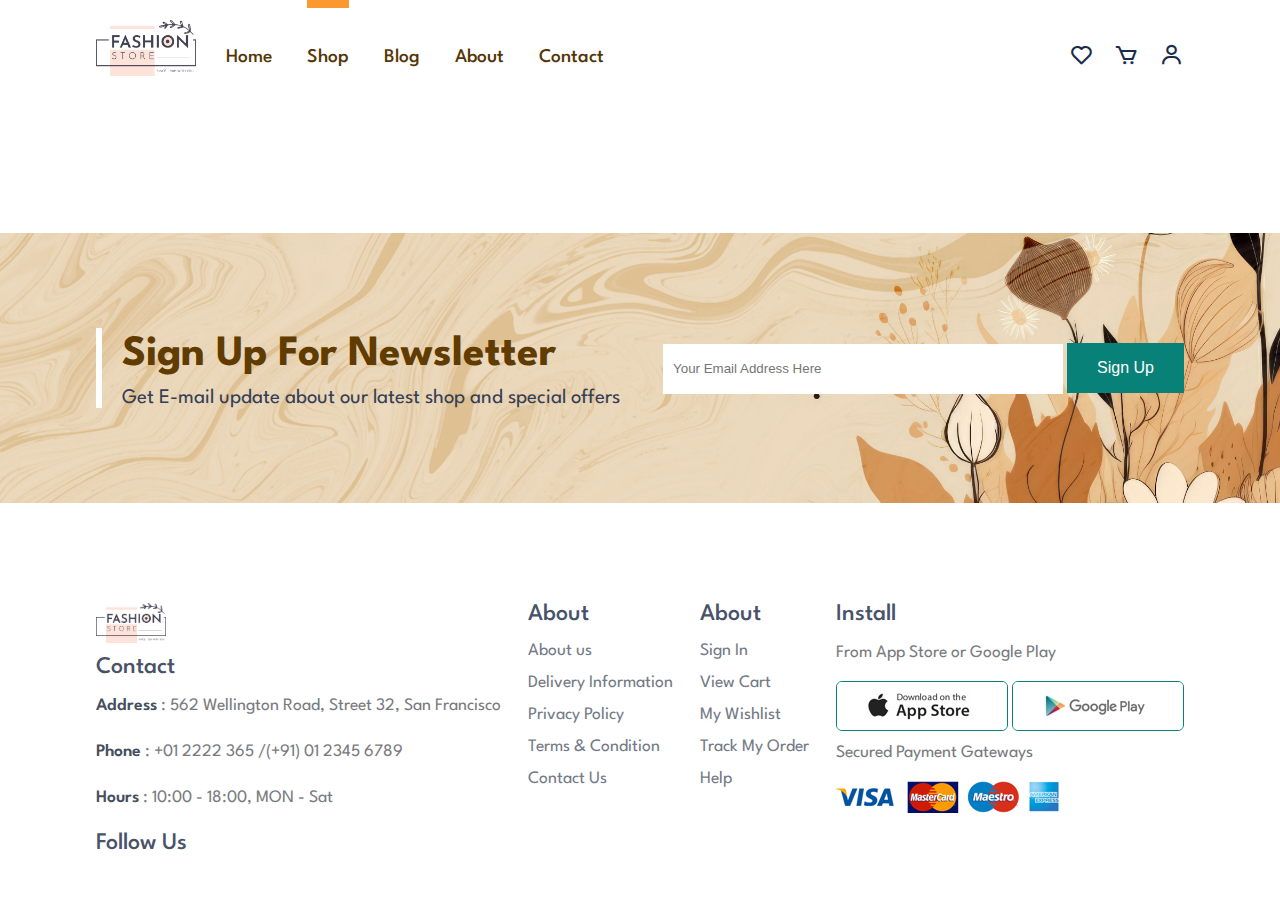
<file: cart.html>
<!DOCTYPE html>
<html lang="en">
  <head>
    <meta charset="UTF-8" />
    <meta name="viewport" content="width=device-width, initial-scale=1.0" />
    <link rel="stylesheet" href="style.css" />
    <link rel="stylesheet" href="shop.css" />
    <link rel="stylesheet" href="https://use.fontawesome.com/releases/v5.15.4/css/all.css" integrity="sha384-DyZ88mC6Up2uqS4h/KRgHuoeGwBcD4Ng9SiP4dIRy0EXTlnuz47vAwmeGwVChigm" crossorigin="anonymous"/>
    <link rel="stylesheet" href="https://cdn.jsdelivr.net/npm/boxicons@latest/css/boxicons.min.css">
    <title>Document</title>
  </head>
  <body>

  
    <div class="home-wrapper">
        <nav class="max">
            <div class="nav-col-1">
                <div class="logo">
                <img class="logo-img" src="./images/logo.png" alt="">
            </div>
            <div class="nav-list">
                <ul>
                    <li><a  href="index.html">Home</a></li>
                    <li><a class="active" href="shop.html">Shop</a></li>
                    <li><a href="index.html">Blog</a></li>
                    <li><a href="index.html">About</a></li>
                    <li><a href="index.html">Contact</a></li>
                </ul>
            </div>
            </div>
            <div class="nav-col-2">
                <a href="#" class="heart-btn"><i class='bx bx-heart'></i></a>
                <a href="#" ><i class='bx bx-cart' ></i></a>
                <a href="#"><i class='bx bx-user' ></i></a>
            </div>
        </nav>
      </div>
   
  


      <ul class="user-table">
      
      </ul>


    <section id="section-newsletter">
      <div class="newsletter-contaier max">
        <div class="row-two">
          <div class="row-two-text">
            <h2>Sign Up For Newsletter</h2>
            <p>Get E-mail update about our latest shop and <span>special offers</span></p>
          </div>
          <div class="row-two-form">
            <input type="text" placeholder="Your Email Address Here">
            <button>Sign Up</button>
          </div>
        </div>
      </div>
    </section>


    <footer>
      <div class="footer-container max">
        <div class="col">
          <img class="logo" src="./images/logo.png" alt="">
          <h4>Contact</h4>
          <p><span>Address</span> : 562 Wellington Road, Street 32, San Francisco</p>
          <p><span>Phone</span> : +01 2222 365 /(+91) 01 2345 6789</p>
          <p><span>Hours</span> : 10:00 - 18:00, MON - Sat</p>
          <div class="follow">
            <h4>Follow Us</h4>
              <div class="icon">
                <i class="fab fa-facebook-f"></i>
                <i class="fab fa-twitter"></i>
                <i class="fab fa-instagram"></i>
                <i class="fab fa-pinterest-p"></i>
                <i class="fab fa-youtube"></i>
              </div>
          </div>

        </div>


        <div class="col">
          <h4>About</h4>
          <a href="#">About us</a>
          <a href="#">Delivery Information</a>
          <a href="#">Privacy Policy</a>
          <a href="#">Terms & Condition</a>
          <a href="#">Contact Us</a>
        </div>
  

      <div class="col">
        <h4>About</h4>
        <a href="#">Sign In</a>
        <a href="#">View Cart</a>
        <a href="#">My Wishlist</a>
        <a href="#">Track My Order</a>
        <a href="#">Help</a>
      </div>

      <div class="col install">
        <h4>Install</h4>
        <p>From App Store or Google Play</p>
        <div class="col-row">
          <img src="./images/pay/app.jpg" alt="">
          <img src="./images/pay/play.jpg" alt="">
        </div>
        <p>Secured Payment Gateways</p>
        <img src="images/pay/pay.png" alt="">
      </div>


    </div>

  </div>
    </footer>

  
    <!-- <script src="link.js"></script> -->
    <script src="cart.js"></script>
  </body>
</html>
</file>
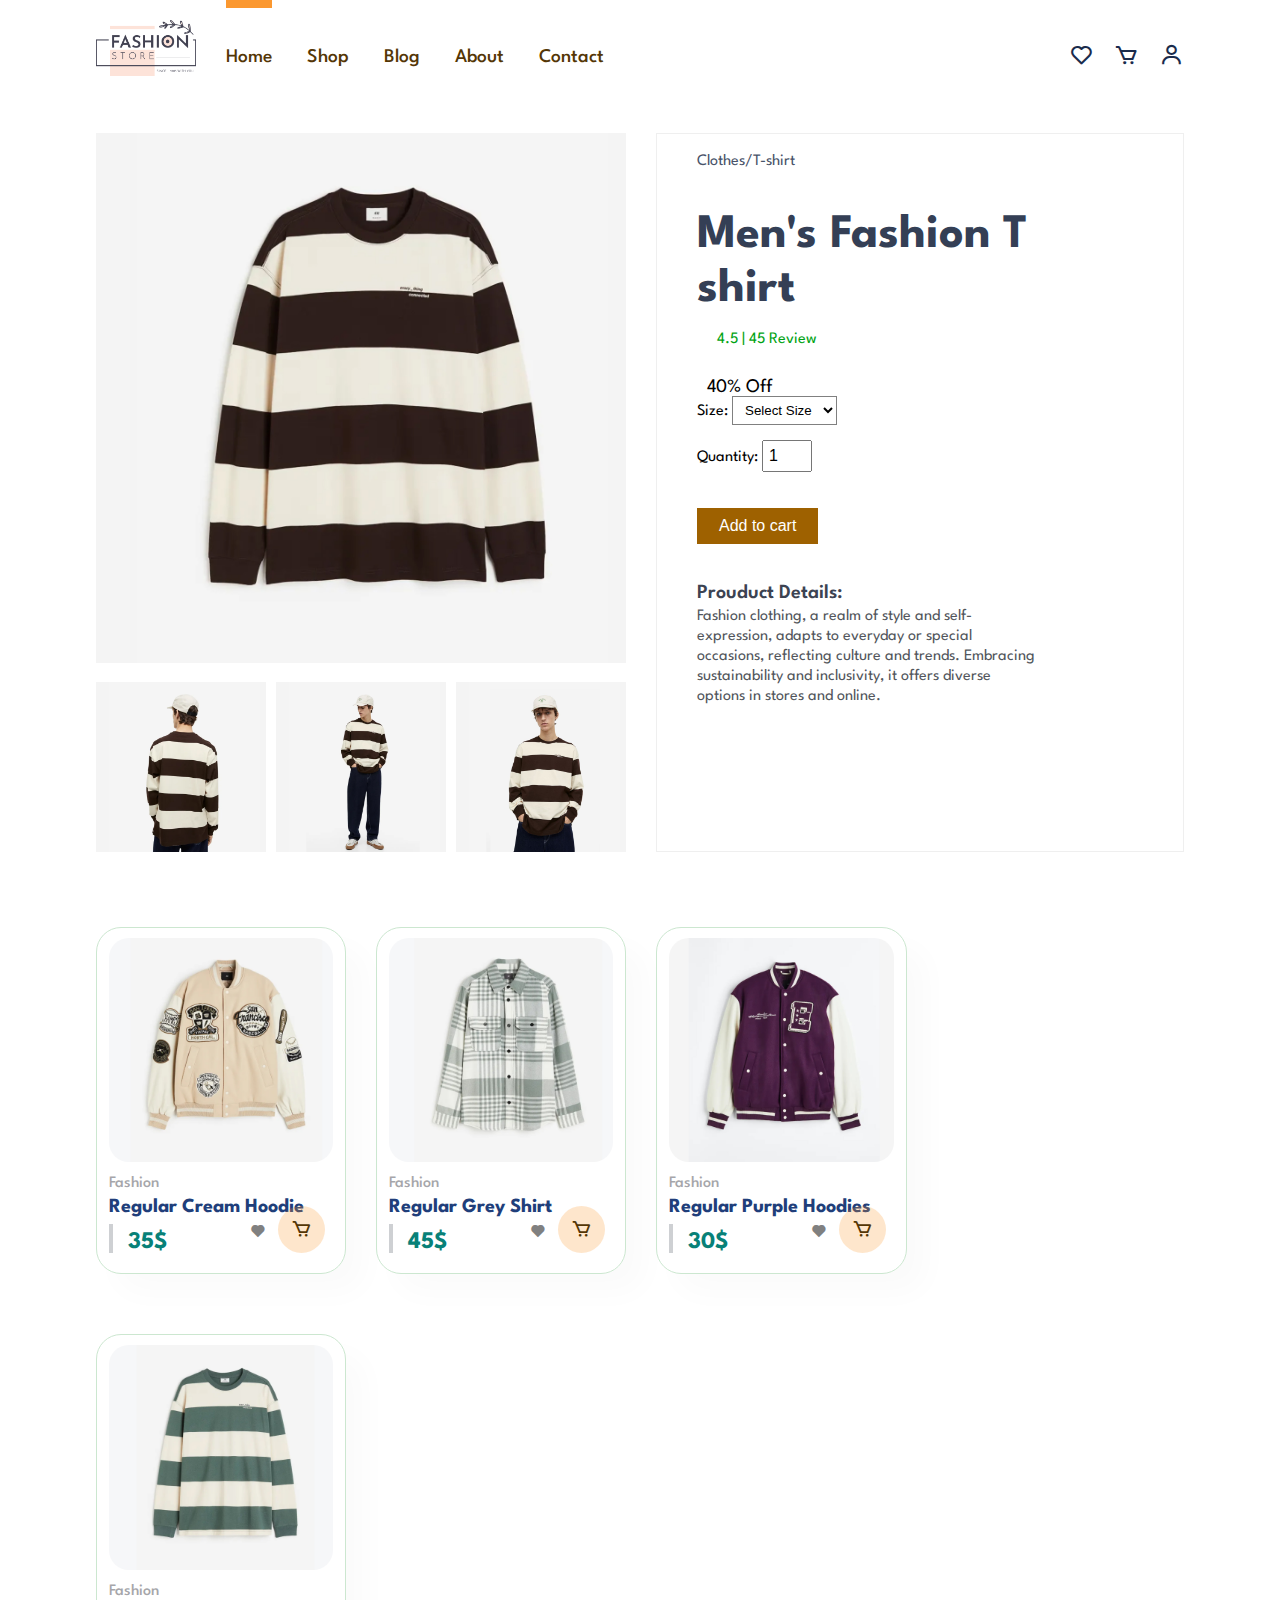
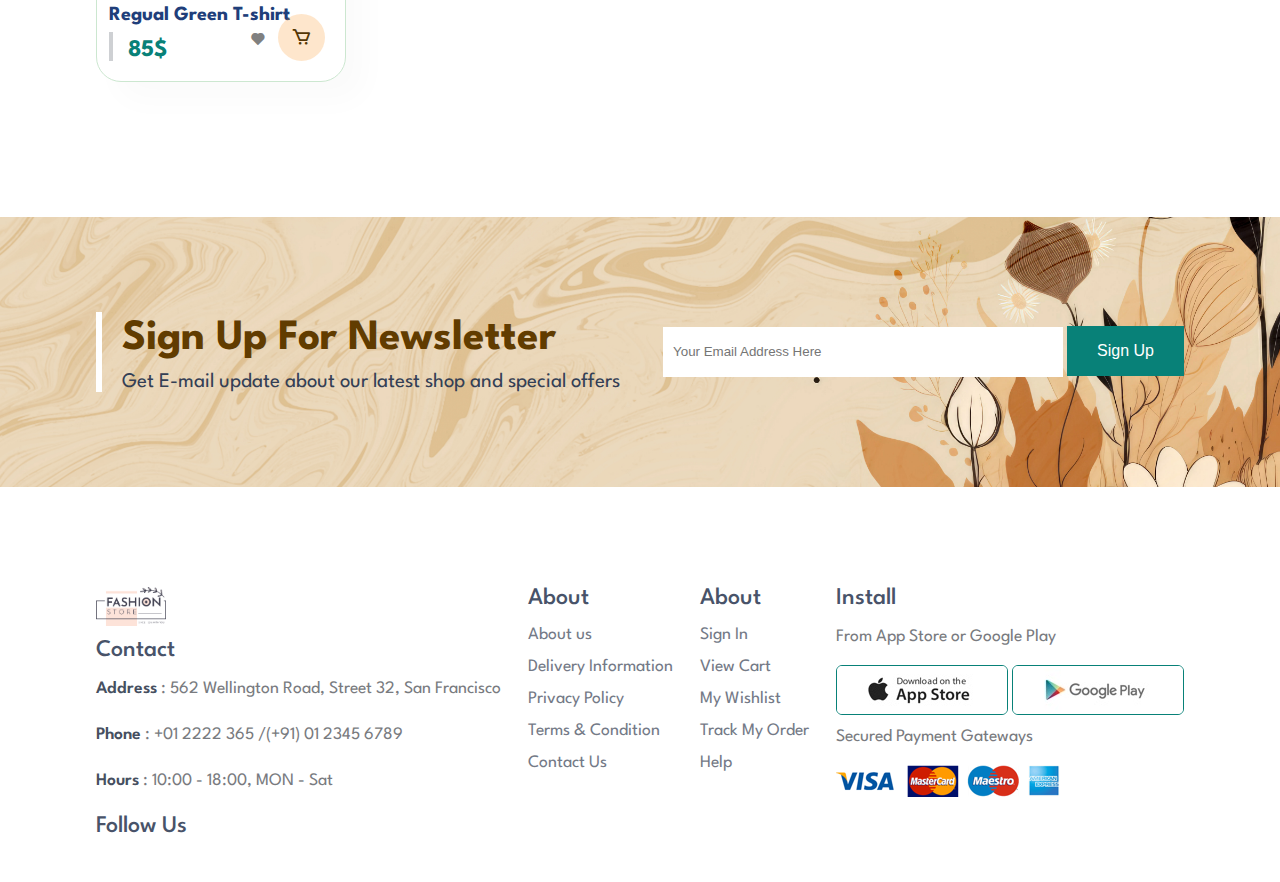
<file: product.html>
<!DOCTYPE html>
<html lang="en">
  <head>
    <meta charset="UTF-8" />
    <meta name="viewport" content="width=device-width, initial-scale=1.0" />
    <link rel="stylesheet" href="style.css" />
    <link rel="stylesheet" href="https://use.fontawesome.com/releases/v5.15.4/css/all.css" integrity="sha384-DyZ88mC6Up2uqS4h/KRgHuoeGwBcD4Ng9SiP4dIRy0EXTlnuz47vAwmeGwVChigm" crossorigin="anonymous"/>
    <link rel="stylesheet"
  href="https://cdn.jsdelivr.net/npm/boxicons@latest/css/boxicons.min.css">
    <title>Document</title>
  </head>
  <body>
    <div class="home-wrapper">
        <nav class="max">
            <div class="nav-col-1">
                <div class="logo">
                <img class="logo-img" src="./images/logo.png" alt="">
            </div>
            <div class="nav-list">
                <ul>
                    <li><a class="active" href="index.html">Home</a></li>
                    <li><a href="index.html">Shop</a></li>
                    <li><a href="index.html">Blog</a></li>
                    <li><a href="index.html">About</a></li>
                    <li><a href="index.html">Contact</a></li>
                </ul>
            </div>
            </div>
            <div class="nav-col-2">
                <a href="#"><i class='bx bx-heart'></i></a>
                <a href="#"><i class='bx bx-cart' ></i></a>
                <a href="#"><i class='bx bx-user' ></i></a>
            </div>
        </nav>
      </div>


    
      <div class="single-product max">

        <div class="single-product-left">
            <img class="main-one" src="./images/new Product/A-one.jpg" alt="">
            <div class="small-img">
                <img class="img-two" src="./images/new Product/A-two.jpg" alt="">
                <img class="img-three" src="./images/new Product/A-three.jpg" alt="">
                <img class="img-four" src="./images/new Product/A-four.jpg" alt="">
            </div>

        </div>
        <div class="single-product-right">
          <p class="p-one">Clothes/T-shirt</p>
          <h2 class="cloth-name">Men's Fashion T shirt</h2>
          <div class="star">
            <div class="star-container"><i class="fas fa-star"></i>
              <i class="fas fa-star"></i>
              <i class="fas fa-star"></i>
              <i class="fas fa-star"></i>
              <i class="fas fa-star"></i></div>
              <span>4.5 | 45 Review</span>
          </div>

          <h3 class="cloth-price"></h3>
          <span class="off">40% Off</span>
         <div>
          <label >Size:</label>
          <select name="" id="">
            <option value="">Select Size</option>
            <option value="S">S</option>
            <option value="M">M</option>
            <option value="XL">XL</option>
          </select>
         </div>
        <div class="inline">
          <label >Quantity:</label>
          <input class="quantity" type="number" value="1">
        </div>
        
          <button class="btn-add" >Add to cart</button>
          <h4 class="product-heading">Prouduct Details:</h4>
          <p class="product-details">Fashion clothing, a realm of style and self-expression, adapts to everyday or special occasions, reflecting culture and trends. Embracing sustainability and inclusivity, it offers diverse options in stores and online.</p>
        </div>
        

      </div>
   


      <section id="section-product">
        <div class="feature-container max">
          <div class="product-container product-container-two product-container-three">
          
          </div>
        </div>
    </section>


    <section id="section-newsletter">
      <div class="newsletter-contaier max">
        <div class="row-two">
          <div class="row-two-text">
            <h2>Sign Up For Newsletter</h2>
            <p>Get E-mail update about our latest shop and <span>special offers</span></p>
          </div>
          <div class="row-two-form">
            <input type="text" placeholder="Your Email Address Here">
            <button>Sign Up</button>
          </div>
        </div>
      </div>
    </section>


    <footer>
      <div class="footer-container max">
        <div class="col">
          <img class="logo" src="./images/logo.png" alt="">
          <h4>Contact</h4>
          <p><span>Address</span> : 562 Wellington Road, Street 32, San Francisco</p>
          <p><span>Phone</span> : +01 2222 365 /(+91) 01 2345 6789</p>
          <p><span>Hours</span> : 10:00 - 18:00, MON - Sat</p>
          <div class="follow">
            <h4>Follow Us</h4>
              <div class="icon">
                <i class="fab fa-facebook-f"></i>
                <i class="fab fa-twitter"></i>
                <i class="fab fa-instagram"></i>
                <i class="fab fa-pinterest-p"></i>
                <i class="fab fa-youtube"></i>
              </div>
          </div>

        </div>


        <div class="col">
          <h4>About</h4>
          <a href="#">About us</a>
          <a href="#">Delivery Information</a>
          <a href="#">Privacy Policy</a>
          <a href="#">Terms & Condition</a>
          <a href="#">Contact Us</a>
        </div>
  

      <div class="col">
        <h4>About</h4>
        <a href="#">Sign In</a>
        <a href="#">View Cart</a>
        <a href="#">My Wishlist</a>
        <a href="#">Track My Order</a>
        <a href="#">Help</a>
      </div>

      <div class="col install">
        <h4>Install</h4>
        <p>From App Store or Google Play</p>
        <div class="col-row">
          <img src="./images/pay/app.jpg" alt="">
          <img src="./images/pay/play.jpg" alt="">
        </div>
        <p>Secured Payment Gateways</p>
        <img src="images/pay/pay.png" alt="">
      </div>


    </div>

  </div>
    </footer>

    
    <script>

let arr = [
{ productname: "Regular Cream Hoodie", price: "35$",src : "images/new Product/E-one.jpg" },
{ productname: "Regular Grey Shirt", price: "45$",src : "images/new Product/K-one.jpg" },
{ productname: "Regular Purple Hoodies", price: "30$",src : "images/new Product/B-one.jpg" },
  { productname: "Regual Green T-shirt", price: "85$",src : "images/new Product/D-one.jpg" },
];

function createProduct() {
  arr.forEach((productObj , index) => {
    let productContainer = document.querySelector(".product-container");

    let product = document.createElement("div");
    product.classList.add("product");

    let str = "";

    str += ` <img src="${productObj.src}" alt="">
<div class="product-desc">
   <span>Fashion</span>
   <h3>${productObj.productname}</h3>
   <div class="star">
     <i class="fas fa-star"></i>
     <i class="fas fa-star"></i>
     <i class="fas fa-star"></i>
     <i class="fas fa-star"></i>
     <i class="fas fa-star"></i>
   </div>
   <h4>${productObj.price}</h4>
   <div class="btn-button">
     <a href="#" class="heart"><i class='bx bxs-heart'></i></a>
     <a class="#" href="#" class="cart"><i class='cart bx bx-cart'></i></a>
     </div>
</div>`;
    product.innerHTML = str;
    
    product.addEventListener("click",()=>{
        redirectToProductPage(index);
    })


    productContainer.appendChild(product);
  });
}

function redirectToProductPage(index) {
    const selectedProduct = arr[index];
    const productUrl = `product.html?productname=${selectedProduct.productname}&price=${selectedProduct.price}&imgSrc=${selectedProduct.src}`;
    window.location.href = productUrl;
  }
createProduct() 
      function setProduct(){
      const params = new URLSearchParams(window.location.search);
      const productName = params.get("productname");
      const price = params.get("price");
      const imgsrc = params.get("imgSrc");
      const srcVar = imgsrc.charAt(19)
      document.querySelector(".cloth-name").innerHTML = productName
      document.querySelector(".cloth-price").innerText = price
      function setImagage(srcVar){
        document.querySelector(".main-one").src = `./images/new Product/${srcVar}-one.jpg`
        document.querySelector(".img-two").src = `./images/new%20Product/${srcVar}-two.jpg`
        document.querySelector(".img-three").src = `./images/new%20Product/${srcVar}-three.jpg`
        document.querySelector(".img-four").src =  `./images/new%20Product/${srcVar}-four.jpg`
      }
      setImagage(srcVar)
      const imgElements = document.querySelectorAll('.small-img img');
       Array.from(imgElements).forEach(img=>{
        img.addEventListener("click",()=>{
          let mainImg = document.querySelector(".main-one") 
        mainImg.src = img.src
        })
       })
      }
     
      setProduct()
  
    </script>

  </body>
</html>
</file>
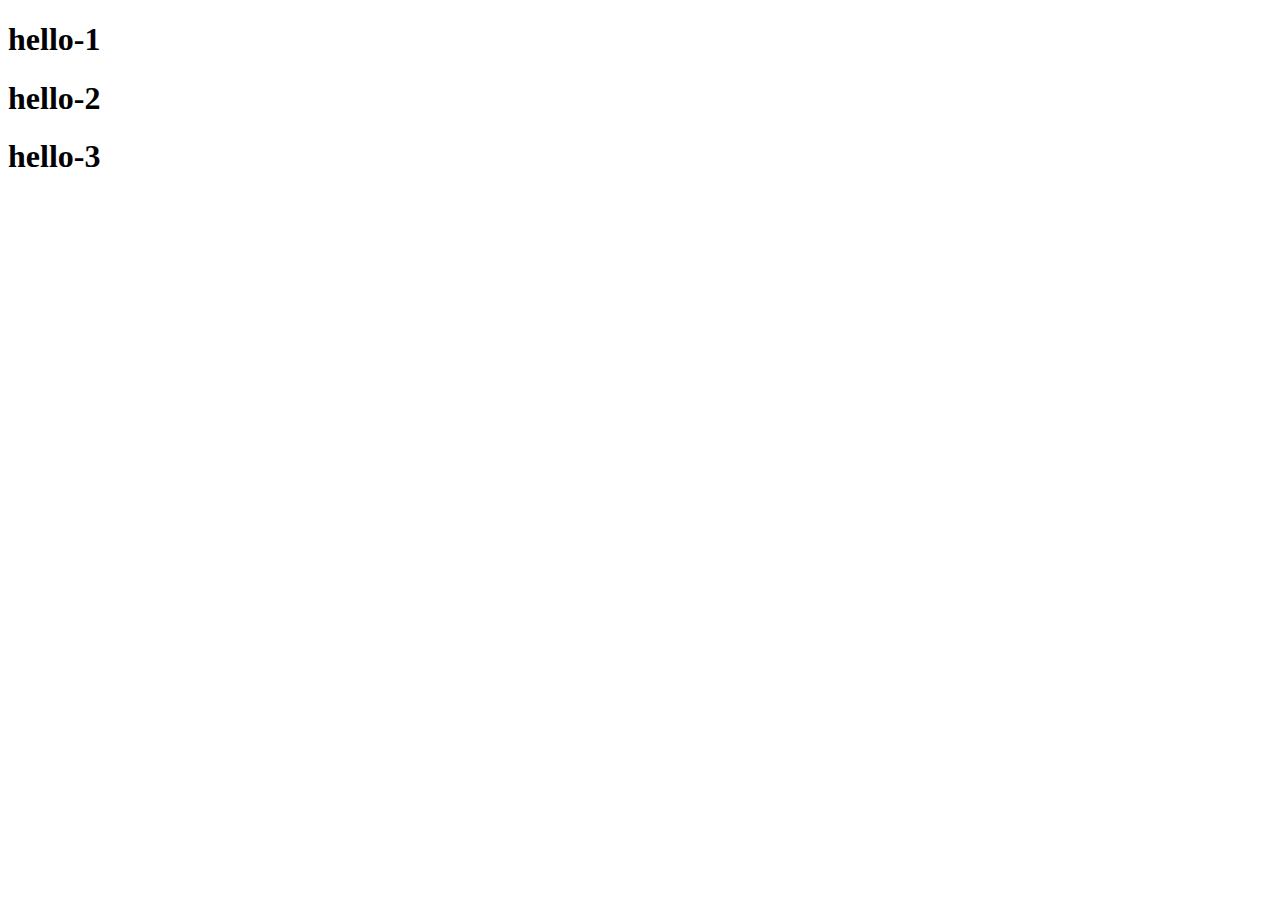
<file: random.html>
<!DOCTYPE html>
<html lang="en">
<head>
    <meta charset="UTF-8">
    <meta name="viewport" content="width=device-width, initial-scale=1.0">
    <title>Document</title>
</head>
<body>
    <div class="container">
        <div class="child"><h1>hello-1</h1></div>
        <div class="child"><h1>hello-2</h1></div>
        <div class="child"><h1>hello-3</h1></div>
    </div>

    <script>

        let container = document.querySelectorAll(".child")

        container.forEach(e=>{
            console.log(e.querySelector("h1").textContent[0])
        })

    </script>
</body>
</html>
</file>
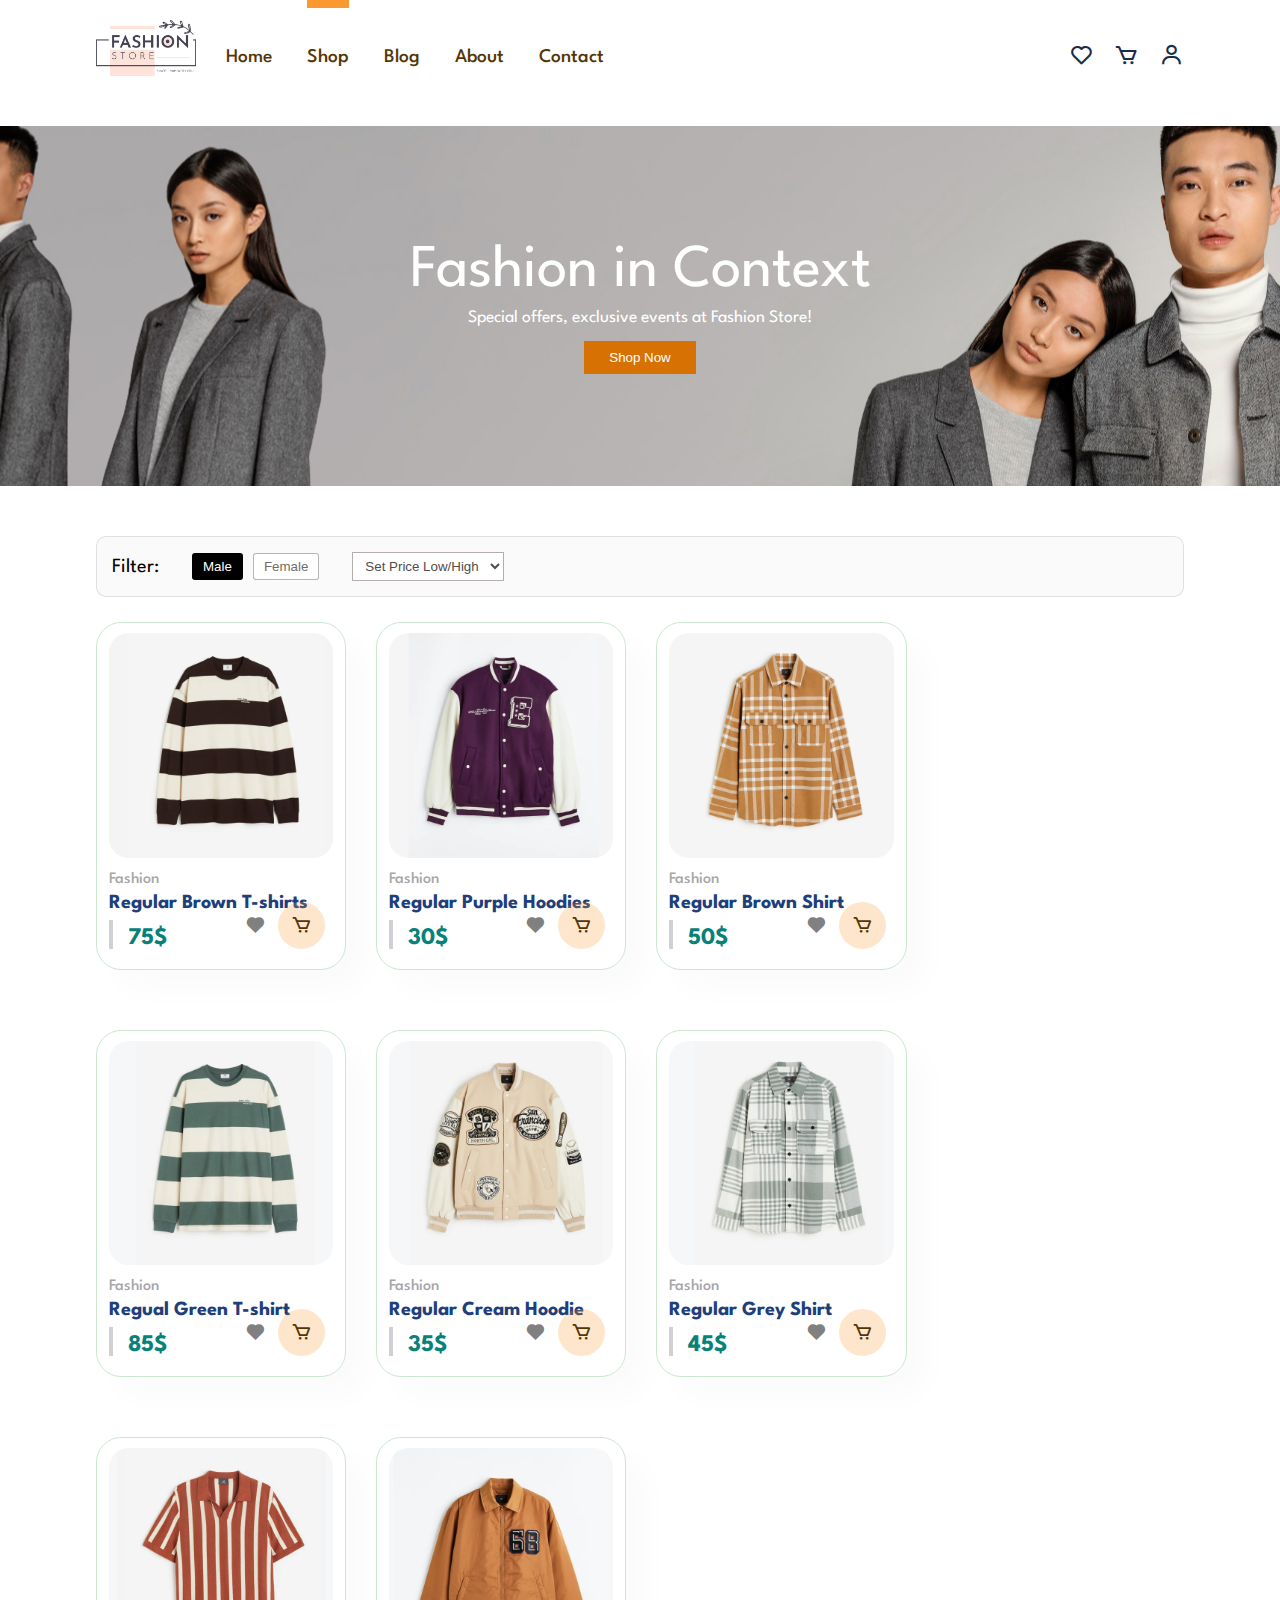
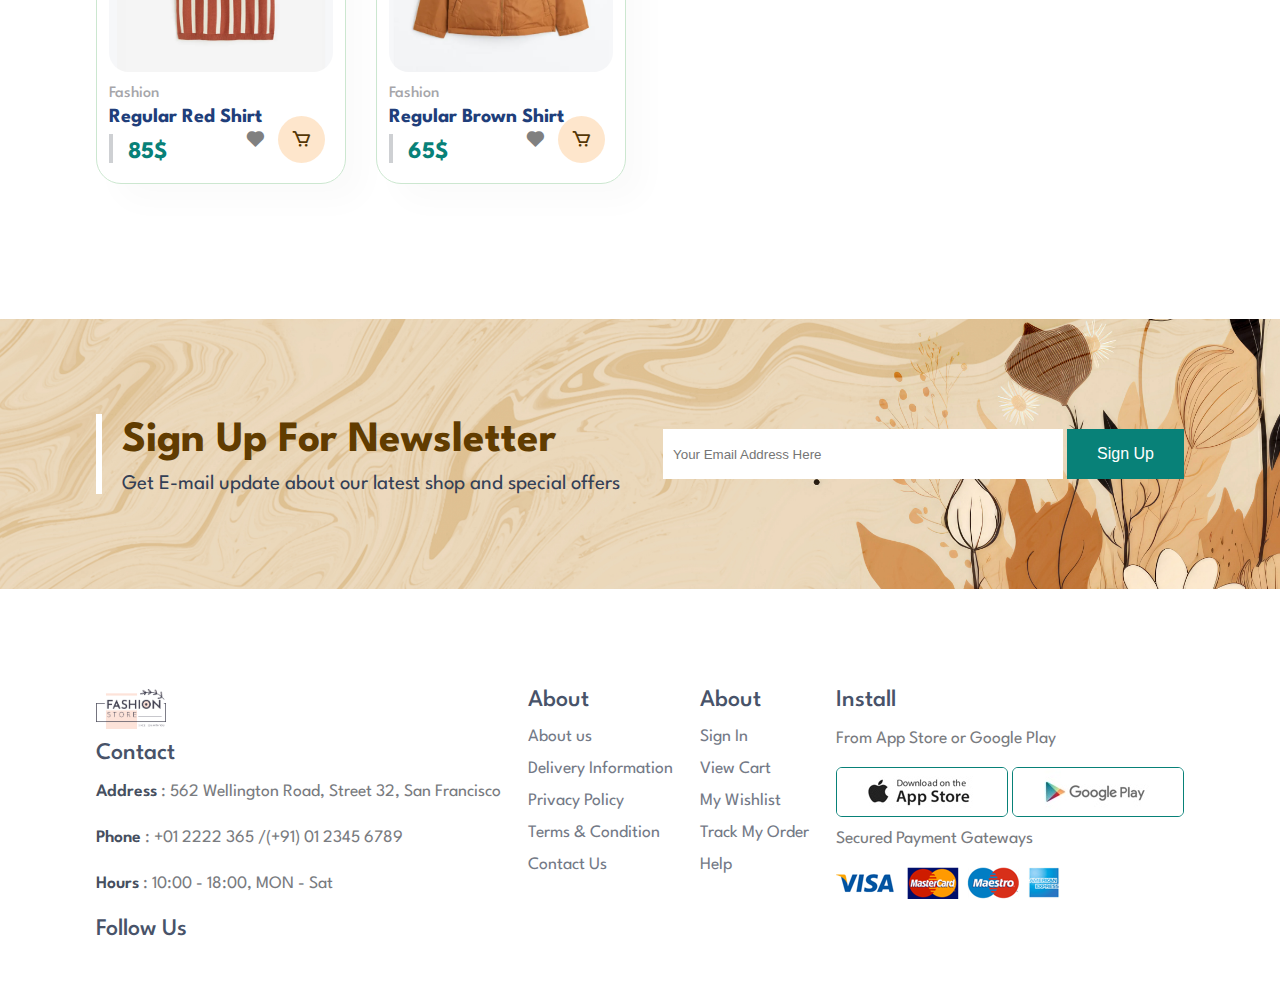
<file: shop.html>
<!DOCTYPE html>
<html lang="en">
  <head>
    <meta charset="UTF-8" />
    <meta name="viewport" content="width=device-width, initial-scale=1.0" />
    <link rel="stylesheet" href="style.css" />
    <link rel="stylesheet" href="shop.css" />
    <link rel="stylesheet" href="https://use.fontawesome.com/releases/v5.15.4/css/all.css" integrity="sha384-DyZ88mC6Up2uqS4h/KRgHuoeGwBcD4Ng9SiP4dIRy0EXTlnuz47vAwmeGwVChigm" crossorigin="anonymous"/>
    <link rel="stylesheet" href="https://cdn.jsdelivr.net/npm/boxicons@latest/css/boxicons.min.css">
    <title>Document</title>
  </head>
  <body>

    <div class="like-container">
      <div class="like-main-top">
        <div class="like-top">
          <p>Liked Product</p>
          <i class='close-btn bx bx-x'></i>
        </div>
      </div>

      <ul class="like-ul">
        

       
       
      </ul>

     

      </div>
    </div>


    <div class="home-wrapper">
        <nav class="max">
            <div class="nav-col-1">
                <div class="logo">
                <img class="logo-img" src="./images/logo.png" alt="">
            </div>
            <div class="nav-list">
                <ul>
                    <li><a  href="index.html">Home</a></li>
                    <li><a class="active" href="shop.html">Shop</a></li>
                    <li><a href="index.html">Blog</a></li>
                    <li><a href="index.html">About</a></li>
                    <li><a href="index.html">Contact</a></li>
                </ul>
            </div>
            </div>
            <div class="nav-col-2">
                <a href="#" class="heart-btn"><i class='bx bx-heart'></i></a>
                <div class="dot"></div>
                <a href="#" ><i class='bx bx-cart' ></i></a>
                <a href="#"><i class='bx bx-user' ></i></a>
            </div>
        </nav>
      </div>
   
  
      <div class="home-wrapper-banner">
        <h1>Fashion in Context</h1>
        <p>Special offers, exclusive events at Fashion Store!</p>
        <button class="btn">Shop Now</button>
      </div>


      <section class="filter-section">
    <div class="filter-container max">
        <h4>Filter:</h4>
        <div class="filter-btn">
            <button class="filter-male">Male</button>
            <button class="filter-female">Female</button>
        </div>
        <select class="filter-price">
          <option value="select">Set Price Low/High</option>
          <option value="Low To High">Low To High</option>
          <option value="High To Low">High To Low</option>
        </select>
    </div>  
</section>

    <section id="section-product">
        <div class="feature-container max">
          <div class="product-container product-container-one">
        
          </div>
        </div>
    </section>

    <section id="section-product">
      <div class="feature-container max">
        <div class="product-container product-container-two">
        
        </div>
      </div>
  </section>


    <section id="section-newsletter">
      <div class="newsletter-contaier max">
        <div class="row-two">
          <div class="row-two-text">
            <h2>Sign Up For Newsletter</h2>
            <p>Get E-mail update about our latest shop and <span>special offers</span></p>
          </div>
          <div class="row-two-form">
            <input type="text" placeholder="Your Email Address Here">
            <button>Sign Up</button>
          </div>
        </div>
      </div>
    </section>


    <footer>
      <div class="footer-container max">
        <div class="col">
          <img class="logo" src="./images/logo.png" alt="">
          <h4>Contact</h4>
          <p><span>Address</span> : 562 Wellington Road, Street 32, San Francisco</p>
          <p><span>Phone</span> : +01 2222 365 /(+91) 01 2345 6789</p>
          <p><span>Hours</span> : 10:00 - 18:00, MON - Sat</p>
          <div class="follow">
            <h4>Follow Us</h4>
              <div class="icon">
                <i class="fab fa-facebook-f"></i>
                <i class="fab fa-twitter"></i>
                <i class="fab fa-instagram"></i>
                <i class="fab fa-pinterest-p"></i>
                <i class="fab fa-youtube"></i>
              </div>
          </div>

        </div>


        <div class="col">
          <h4>About</h4>
          <a href="#">About us</a>
          <a href="#">Delivery Information</a>
          <a href="#">Privacy Policy</a>
          <a href="#">Terms & Condition</a>
          <a href="#">Contact Us</a>
        </div>
  

      <div class="col">
        <h4>About</h4>
        <a href="#">Sign In</a>
        <a href="#">View Cart</a>
        <a href="#">My Wishlist</a>
        <a href="#">Track My Order</a>
        <a href="#">Help</a>
      </div>

      <div class="col install">
        <h4>Install</h4>
        <p>From App Store or Google Play</p>
        <div class="col-row">
          <img src="./images/pay/app.jpg" alt="">
          <img src="./images/pay/play.jpg" alt="">
        </div>
        <p>Secured Payment Gateways</p>
        <img src="images/pay/pay.png" alt="">
      </div>


    </div>

  </div>
    </footer>

  
    <!-- <script src="link.js"></script> -->
    <script src="shop.js"></script>
  </body>
</html>
</file>
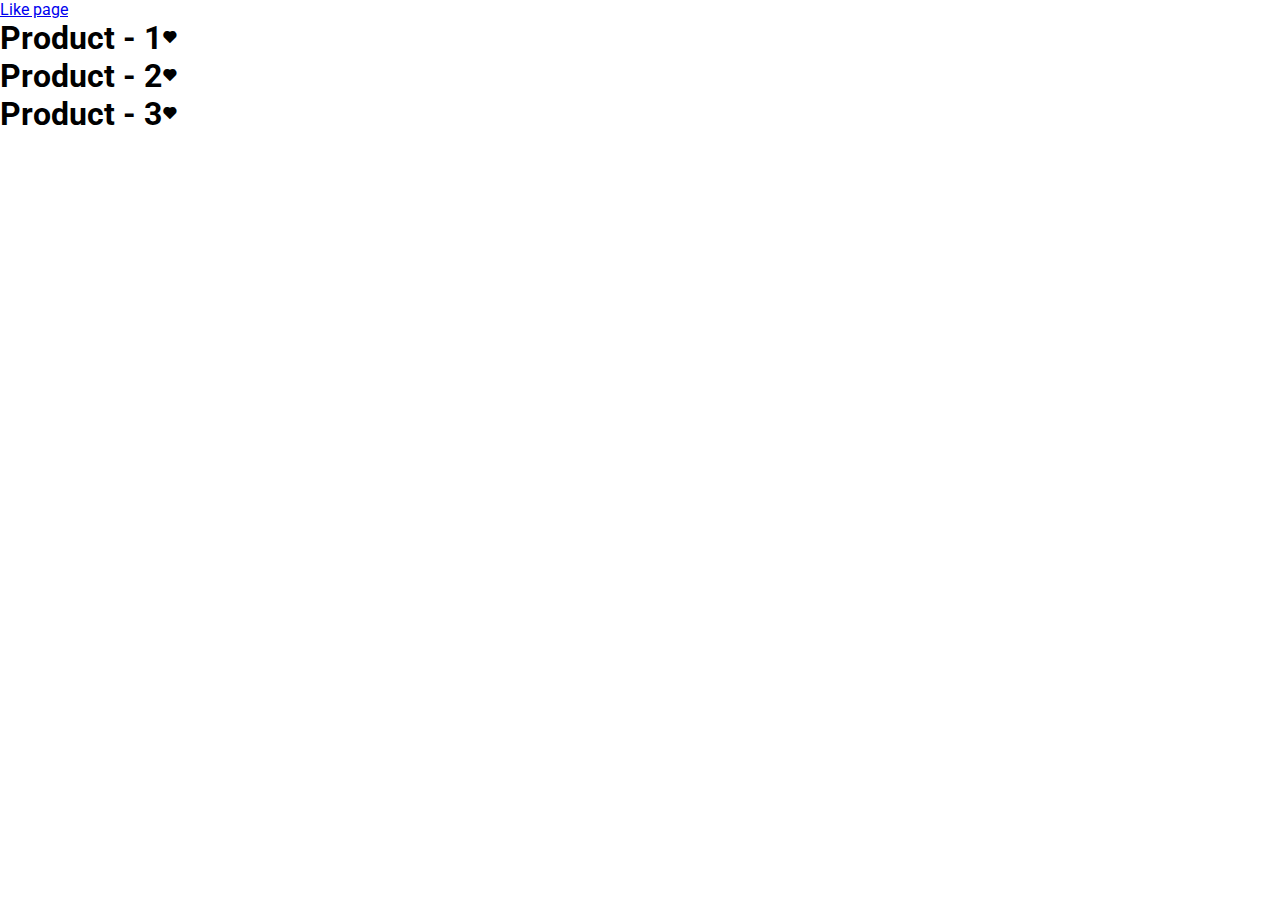
<file: sam/sample.html>
<!DOCTYPE html>
<html lang="en">
<head>
    <meta charset="UTF-8">
    <meta name="viewport" content="width=device-width, initial-scale=1.0">
    <title>Document</title>
    <link rel="stylesheet" href="style3.css">
    <link rel="stylesheet" href="https://cdn.jsdelivr.net/npm/boxicons@latest/css/boxicons.min.css">

</head>
<body>


    <a href="like.html">Like page</a>

    <div class="container">
        <div class="product">
            <h1>Product - 1</h1>
            <div class="icon">
                <i class='bx bxs-heart'></i>
            </div>
        </div>

        <div class="product">
            <h1>Product - 2</h1>
            <div class="icon">
                <i class='bx bxs-heart'></i>
            </div>
        </div>


        <div class="product">
            <h1>Product - 3</h1>
            <div class="icon">
                <i class='bx bxs-heart'></i>
            </div>
        </div>
    </div>
    <script type="module" src="sample.js"></script>

 
</body>
</html>
</file>
<file: style.css>
@import url("https://fonts.googleapis.com/css2?family=League+Spartan:wght@200;400;500;600;700;800&family=Roboto:wght@300;400;500;700;900&display=swap");

@import url("https://fonts.googleapis.com/css2?family=DM+Serif+Display&family=DM+Serif+Text&family=Libre+Baskerville&family=Prata&display=swap");

:root {
  --text-primary-clr: hsl(220, 29%, 24%);
}

* {
  margin: 0;
  padding: 0;
  box-sizing: border-box;
}

h1 {
  font-size: 50px;
  line-height: 64px;
}

h2 {
  font-size: 46px;
  line-height: 54px;
}

h4 {
  font-size: 20px;
}

.section-p1 {
  padding: 40px 80px;
}

.section-m1 {
  margin: 40px 0;
}

body {
  width: 100%;
  height: 100vh;
  font-family: "League Spartan", sans-serif;
}

.logo-img {
  max-width: 100px;
}

li {
  list-style: none;
}

li a {
  text-decoration: none;
}

.max {
  width: 1500px;
  max-width: 85%;
  margin: 0 auto;
}

header {
  width: 100%;
  height: 100%;
  background-color: #eee7e3;
}

.home-wrapper nav {
  display: flex;
  justify-content: space-between;
  align-items: center;
  padding-block: 20px;
}

/* .home-wrapper-two{
    margin-top: 97px;
} */

/* .home-wrapper{
    position: fixed;
    top: 0;
    left: 0;
    width: 100vw;
    background: #eee7e3;
    z-index: 100;
    width: 100vw;
} */
.nav-col-1 {
  display: flex;
  align-items: center;
  gap: 60px;
}

.nav-list ul {
  display: flex;
  gap: 35px;
}

.nav-list ul li a {
  font-size: 1.22rem;
  color: #543605;
  font-weight: 500;
  position: relative;
  transition: all 0.3s ease;
}

.nav-list ul li a:hover {
  color: #9e6100;

}

.nav-list ul li a.active::after {
  content: "";
  display: block;
  transition: all 0.3s ease-in-out;
  position: absolute;
  top: -60px;
  left: 0;
  width: 100%;
  height: 20px;
  background-color: #fb9830;
  /* display: none; */
}

.nav-col-2 {
  display: flex;
  gap: 20px;
  align-items: center;
}

.nav-col-2 a i {
  font-size: 1.55rem;
  color: #1a2b4c;
  transition: all 0.2s ease;
}

.nav-col-2 a i:hover {
  color: #bd670b;
  transform: scale(1.1);
}

.header-img-1 {
  width: 800px;
  max-width: 100%;
  position: absolute;
  top: 95px;
  right: 50px;
}

.container {
  height: 100vh;
}

.home-wrapper-two {
  display: flex;
  align-items: center;
  justify-content: space-between;
  gap: 50px;
}

.home-wrapper-two .home-right-col img {
  max-width: 105%;
  margin-left: 25px;
}

.home-left-col {
  flex: 1;
}

.home-left-col h1 {
  font-size: 3.4rem;
  line-height: 75px;
  margin-top: -40px;
  width: 130%;
  font-family: "Prata", serif;
  color: hsl(219, 24%, 33%);
}

.home-right-col {
  flex: 2;
  margin-left: 100px;
}

.home-left-col p {
  color: #818992;
  font-weight: 400;
  width: 120%;
  font-size: 1.12rem;
  line-height: 25px;
  margin: 10px 0 20px 0;
  margin-left: 8px;
}

.shop-now-btn {
  background-color: #fb9830;
  color: white;
  outline: none;
  border: none;
  padding: 14px 36px;
  margin-top: 10px;
  border-radius: 30px;
  font-weight: 500;
  font-size: 1rem;
  display: flex;
  gap: 10px;
  cursor: pointer;
}

.shop-now-btn:hover {
  background-color: #e0811c;
}

#section-feature {
  margin-top: 70px;
}

#section-feature .sec-box {
  width: 180px;
  text-align: center;
  padding: 25px 15px;
  box-shadow: 20px 20px 34px rgba(0, 0, 0, 0.03);
  border: 1px solid #cce7d0;
  border-radius: 4px;
  margin: 15px 0;
}

#section-feature .sec-box img {
  width: 100%;
  margin-bottom: 10px;
}

#section-feature .sec-box h3 {
  padding: 9px 8px 6px 8px;
  line-height: 1;
  border-radius: 4px;
  color: #613c00;
  background-color: #ffe9dd;
}

#section-feature .sec-box:hover {
  box-shadow: 10px 10px 54px rgba(70, 62, 221, 0.1);
}

.section-container {
  display: flex;
  align-items: center;
  justify-content: space-between;
  flex-wrap: wrap;
}

.feature-container {
  text-align: center;
  margin-top: 110px;
  color: #1a2b4c;
}

.feature-container h2 {
  font-size: 3.9rem;
  margin-bottom: 8px;
  color: #1a2b4c;
}

.feature-container p {
  margin-top: 5px;
  font-size: 1.3rem;
  color: #797b80;
}

.feature-container .product {
  width: 23%;
  position: relative;
  min-width: 250px;
  padding: 10px 12px;
  border: 1px solid #cce7d0;
  border-radius: 25px;
  cursor: pointer;
  box-shadow: 20px 20px 30px rgba(0, 0, 0, 0.02);
  margin: 15px 0;
  transition: all 0.3s ease;
}

.feature-container .product:hover {
  box-shadow: 20px 20px 30px rgba(0, 0, 0, 0.06);
}

.feature-container .product img {
  width: 100%;
  border-radius: 20px;
}

.product-container {
  display: flex;
  flex-wrap: wrap;
  gap: 30px;
  margin-top: 50px;
}

.feature-container .product .product-desc {
  color: var(--text-primary-clr);
}

.feature-container .product .product-desc {
  text-align: start;
  padding: 10px 0;
}

.feature-container .product .product-desc span {
  color: #a6a6aa;
  font-size: 16px;
  font-weight: 500;
}

.product .product-desc h3 {
  padding-top: 7px;
  color: #203e7a;
  margin-bottom: 3px;
  font-size: 20px;
}

.product .product-desc .star i {
  font-size: 15px;
  margin: 5px 0;
  text-align: center;
  color: rgb(243, 181, 25);
}

.product .product-desc h4 {
  padding-top: 7px;
  margin-top: 8px;
  font-size: 24px;
  font-weight: 700;
  border-left: 4px solid #9fa2a981;
  padding-left: 15px;
  color: #088178;
}

.btn-button {
  position: absolute;
  right: 20px;
  bottom: 20px;
}




.btn-button .cart {
  background-color: #fb99303f;
  color: white;
  font-size: 1.3rem;
  margin-left: 8px;
  color: #543605;
  padding: 13px;
  border-radius: 50px;
}

.btn-button .cart:hover {
  background-color: #fb99307a;
}

#section-save {
  height: 37vh;
  background-image: url("./images/001.jpg");
  background-size: cover;
  background-position: -100px -150px;
  margin: 100px 0;
  /* background-color: red; */
  position: relative;
}

.header-2 {
  color: white;
  font-size: 3.4rem;
  font-weight: 300;
  position: absolute;
  line-height: 55śpx;
  right: 200px;
  top: 57px;
  width: 35%;
}

.btn {
  background-color: #d77103;
  color: white;
  border: none;
  outline: none;
  padding: 8px 18px;
  margin-top: 05px;
  position: absolute;
  right: 610px;
  top: 190px;
  cursor: pointer;
}

.btn-primary {
  /* background-color: #d77103; */
  color: white;
  border: none;
  outline: none;
  padding: 8px 18px;
  cursor: pointer;
}

.save-btn:hover {
  background-color: #ad5a00;
}

.container2 {
  height: 100vh;
}

.banner-container {
  display: flex;
  justify-content: space-between;
  flex-wrap: wrap;
  margin-top: 100px;
}



.banner-container .banner-box {
  display: flex;
  flex-direction: column;
  justify-content: center;
  align-items: center;
  background-image: url("./images/banner/02.jpg");
  min-width: 630px;
  height: 50vh;
  background-size: cover;
  background-position: center;
  display: flex;
  justify-content: center;
  align-items: flex-start;
  padding: 30px;
}



.banner-container .banner-box h3 {
  font-size: 1.7rem;
  margin-bottom: 6px;
  color: #543605;
  font-weight: 400;
}

.banner-container .banner-box h2 {
  color: #3d2500;
  font-size: 2.9rem;
}

.banner-container .banner-box span {
  font-size: 1.1rem;
  line-height: 24px;
  color: #343f55;
  width: 50%;
}

.banner-container .banner-box .btn-learn {
  background-color: #088178;
  margin-top: 7px;
  border-radius: 2px;
}

.banner-container .banner-box .btn-learn:hover {
  background-color: #004a45;
  margin-top: 7px;
  border-radius: 2px;
}
.banner-box.banner-box-two {
  background-image: url("./images/banner/03.jpg");
}

.banner-container .banner-box h3 {
  color: white;
  font-weight: 300;
}

#spring {
  color: white;
  width: 50%;
}

#sale {
  color: white;
}

.btn-collection {
  background: none;
  border: 1px solid white;
  margin-top: 16px;
}

.btn-collection:hover {
  background: none;
  background-color: #794b01;
  border: none;
}

.banner-container-two {
  display: flex;
  flex-direction: row;
  gap: 30px;
}

.box-one,
.box-two,
.box-three {
  margin-top: 25px;
  flex: 1;
  background-image: url("./images/banner/08.jpg");
 display: flex;
 justify-content: center;
 align-items: flex-start;
 padding: 0 30px;
 flex-direction: column;
 color: white;
  background-size: cover;
  background-position: center;
  height: 270px;
position: relative;
}


.box-two{
    background-image: url("./images/banner/06.jpg");
}


.box-three{
    background-image: url("./images/banner/04.jpg");

}

.banner-container-two h2{
    color: rgba(255, 255, 255, 0.502);
    font-weight: 100;
      font-family: "Prata", serif;
      position: absolute;
      bottom: 20px;
}


.banner-container-two p{
    color: rgba(255, 255, 255, 0.502);
    position: absolute;
    bottom: 25px;
}

#section-newsletter{
    width: 100%;
    height: 30vh;
    background-image: url("./images/banner/09.jpg");
    background-size: cover;
    background-position: center;
    margin-top: 120px;
    color: #613c00;
    margin-bottom: 100px;
    display: flex;
    justify-content: center;
    align-items: center;
}

.row-two{
    display: flex;
    justify-content: space-between;
    align-items: center;
}

.row-two-form input{
    background-color: white;
    border: none;
    outline: none;
    width: 400px;
    height: 50px;
    padding: 03px 10px;
}

.row-two-form button{
    background-color: #088178;
    color: white;
    border: none;
    outline: none;
    height: 50px;
    padding: 0 30px;
    font-size: 1rem;
    font-weight: 500;
}

.row-two-text h2{
    font-size: 2.7rem;
}

.row-two-text p{
    color: #343f55;
    font-size: 1.3rem;
    margin-top: 6px;
}


.row-two-text{
        border-left:6px solid white;
        padding-left: 20px;
}

footer{
    margin-top: 80px;
}

.logo{
    max-width: 70px;
    margin-bottom: 13px;
}

.col h4{
    color: #485369;
    font-weight: 500;
    font-size: 1.5rem;
    padding-bottom: 10px;
}

.col p{
    font-size: 1.1rem;
    margin: 10px 0;
    padding-bottom: 10px;
    
    color: #797b80;
}

.col a{
    font-size: 1rem;
    text-decoration: none;
    color: #222;
    margin-bottom: 10px;
}

.follow{
    margin-top: 6px;
}

.col span{
    color: #464f60;
    font-weight: 600;
}

.col a{
    color: #747a87;
    margin: 08px 0;
    font-size: 1.1rem;
    font-weight: 400;
    transition: all 0.3s ease;
}

.col a:hover{
    color: #088178;
    transform: translateX(12px);
}

.footer-container{
    display: flex;
    flex-wrap: wrap;
    justify-content: space-between;
}


.footer-container .col{
    display: flex;
    flex-direction: column;
    align-items: flex-start;
    margin-bottom: 20px;
}

.col .follow i{
    color: #485369;
    padding-right: 5px;
    cursor: pointer;
}

.install .col-row img{
    border: 1px solid #088178;
    border-radius: 6px;
}

/* ------------ */

/* ---------- home */

/* .banner-wrapper{
  height: 37vh;
  background-color: red;
  background-image: url("./images/banner/young-japanese-couple.jpg");
  background-size: cover;
  background-position: center;
} */



/* .single-product-left img{
  width: 300px;
  max-width: 100%;
} */

.single-product{
  display: flex;
  margin-top: 20px;
  gap: 30px;

}

.single-product-left{
  /* width: 400px; */
  width: 530px;
  cursor: pointer;

}


.single-product-left .main-one{
  max-width: 100%;
}

.small-img{
  display: flex;
  justify-content: space-between;
  max-width: 100%;
}

.small-img img{
  max-width: 32%;
  margin-top: 15px;
}

.single-product-right{
 /* background-color: red; */
 border: 1px solid rgba(128, 128, 128, 0.128);

 flex: 1;
}

style{
  color: #e0811c;
}

/* ----------- */


.btn-add{
  background-color: #088178;
  color: white;
}

.single-product-right{
  padding: 20px 60px 50px 40px;
}

.p-one{
  color: #485369;
  margin-bottom: 40px;
  
}

.cloth-name{
  color: #343f55;
  font-size: 3rem;
  margin-bottom: 6px;
}

.single-product-right .star{
  display: flex;
  align-items: center;
  gap: 20px;
  margin-top: 15px;
  margin-bottom: 20px;
}

.single-product-right .star i{
  color: #fb9830;
}

.single-product-right .star span{
  color: #00a313;
}

.cloth-price{
  font-size: 2.9rem;
  font-weight: 600;
  color: #343f55;
  margin-bottom: 20px;
  margin-top: 05px;
  display: inline-block ;
}

.cloth-price span{
  font-size: 1rem;
  color: #543605;
}

select{
  display: inline-block;
  margin-bottom: 15px;
  background-color: #81899228;
  border: none;
  outline: none;
  border: 1px solid grey;
  background-color: white;
  padding: 5px 8px;
}

.quantity{
  width: 50px;
  display: inline-block;
  margin-bottom: 17px;
  font-size: 1rem;
  padding: 5px;
}

.btn-add{
  display: block;
  border: none;
  padding: 9px 22px;
  margin-top: 19px;
  background-color: #9e6100;
  font-size: 1rem;
  margin-bottom: 20px;
  cursor: pointer;
}

.btn-add:hover{
  background-color: #6e4503;
}

label{
  display: inline-block;
}

.inline{
  display: inline-block;
}

.product-details{
  color: #52565c;
  font-weight: 400;
  line-height: 20px;
  width: 80%;
  
}

.product-heading{
  margin-top: 40px;
  margin-bottom: 5px;
  color: #3c4352;
  font-weight: 600;
}

.off{
  display: inline-block;
  margin-left: 6px;
  font-size: 1.2rem;
}

.product-container-three{
  margin-top: -50px;
}


.home-wrapper-banner{
  height: 40vh;
  background-image: url("./images/banner/young-japanese-couple.jpg");
  background-position: center;
  margin-top: 13px;
  color: white;
  display: flex;
  justify-content: center;
  align-items: center;
  flex-direction: column;
  

}

.home-wrapper-banner h1{
  font-weight: 400;
  width: 50%;
  font-size: 3.8rem;
  text-align: center;
  
}

.home-wrapper-banner  p{
  width: 35%;
  text-align: center;
  font-weight: 400;
  font-size: 1.1rem;
  line-height: 30px;

}

.home-wrapper-banner .btn{
  /* background-color: red; */
  /* position: relative; */
  position: inherit;
  /* background-color: #343f55; */
  padding: 9px 25px;
  margin-top: 8px;
}

button.heart{
  background: none;
  border: none;
  cursor: pointer;
}

.addcart{
  background: none;
  border: none;
  cursor: pointer;
}

.btn-button .heart i{
  color: grey;
}
</file>
<file: shop.css>
.filter-section {
  margin-top: 50px;
}

.filter-container {
  /* background-color: rgba(213, 218, 219, 0.162); */
  padding: 15px 15px;
  border-radius: 10px;
  background-color: rgba(204, 204, 204, 0.105);
  border: 1px solid rgba(0, 0, 0, 0.103);
  display: flex;
  align-items: center;
  gap: 30px;
}

.filter-btn button {
  background: none;
  border: none;
  background-color: white;
  padding: 5px 10px;
  border: 1px solid rgba(0, 0, 0, 0.285);
  color: rgb(113, 108, 108);
  border-radius: 3px;
  cursor: pointer;
  margin: 0 3px;
}

.filter-btn button:hover {
  background-color: rgb(163, 169, 171);
  color: white;
}

.filter-btn button.active {
  background-color: black;
  color: white;
}

.filter-container h4 {
  font-weight: 400;
}

.feature-container {
  margin-top: 0;
}

.product-container {
  margin-top: 10px;
}

.filter-price {
  margin-bottom: 0;
  border: 1px solid rgb(181, 172, 172);
  color: rgb(83, 76, 76);
}

.btn-button .heart i {
  color: grey;
  font-size: 1.3rem;
  transition: all 0.05s ease-in-out;
  transform: scale(1);
}





.btn-button .heart i.active{
  color: red;
  transform: scale(1.2);
}

.like-container {
  transform: scale(1);
  height: 58vh;
  background-color: white;
  box-shadow: 0 0px 5px 5px rgba(0, 0, 0, 0.043);
  width: 28vw;
  margin-right: 40px;
  position: absolute;
  z-index: 100;
  right: 130px;
  top: -77px;
  flex-direction: column;
  overflow: scroll;
  transform: scale(0);
  transition: all 0.05s ease-in;
  transform-origin: top;
  display: none;
}

.like-container.active {
  transform: scale(1);
  height: 58vh;
  background-color: white;
  box-shadow: 0 0px 5px 5px rgba(0, 0, 0, 0.043);
  width: 28vw;
  margin-right: 40px;
  position: absolute;
  z-index: 100;
  right: 130px;
  top: 77px;
  display: flex;
}

::-webkit-scrollbar {
  width: 12px;
  height: 2px;
}

::-webkit-scrollbar-thumb {
  background: #dcdcdcaf;
  border-radius: 4px;
}

::-webkit-scrollbar-thumb:hover {
  background: #d3d3d3;
  scrollbar-width: thin;
  scrollbar-color: #888 #b5b5b5;
}

.like-top {
  display: flex;
  justify-content: space-between;
  align-items: center;
  padding: 20px 25px 20px 25px;
}

.like-main-top {
  width: 100%;
  border-bottom: 1px solid rgba(128, 128, 128, 0.537);
}

.like-top i {
  cursor: pointer;
  font-size: 2rem;
  color: red;
  transition: all 0.1s ease-in;
}

.like-top i:hover {
  transform: scale(1.3);
  transform: rotate(90deg);
}

.like-top p {
  /* background-color: ; */
  border: 1px solid #9e6100;
  color: #9e6100;
  padding: 10px 30px;
  border-radius: 20px;
}

.like-left {
  height: 60px;
  width: 60px;

  border: 1px solid rgba(120, 120, 117, 0.457);
}

.like-left img {
  max-width: 100%;
}

.like-content {
  width: 100%;
  padding: 0 25px;
  /* background-color: red; */
  display: flex;
  justify-content: space-between;
  align-items: center;
  gap: 30px;
  margin-top: 20px;
}

.like-right {
  display: flex;
  flex-direction: column;
  gap: 5px;
  /* margin-left: -50px; */
}

.like-container .star i {
  color: #ffb625;
  font-size: 0.8rem;
}

.like-content i {
  color: red;
  font-size: 1.3rem;
  cursor: pointer;
}



.like-content h4 {
  color: #553400;
}

.cont-div {
  display: flex;
  align-items: center;
  gap: 20px;
}


.remove-heart:hover{
    transform: scale(1.1);
    color: #888;
}

.product .heart:hover{
  transform: rotate(360deg);
}

.dot{
  height: 10px;
  width: 10px;
  background-color: red;
  border-radius: 50%;
  position: absolute;
  right: 202px;
  top: 50px;
  display: none;
}


.dot.active{
  display: block;
}
</file>
<file: sam/style3.css>
@import url("https://fonts.googleapis.com/css2?family=League+Spartan:wght@200;400;500;600;700;800&family=Roboto:wght@300;400;500;700;900&display=swap");

@import url("https://fonts.googleapis.com/css2?family=DM+Serif+Display&family=DM+Serif+Text&family=Libre+Baskerville&family=Prata&display=swap");

:root {
  --text-primary-clr: hsl(220, 29%, 24%);
}

* {
  margin: 0;
  padding: 0;
  box-sizing: border-box;
  font-family: "Roboto";
}

.product{
  display: flex;
  align-items: center;
  cursor: pointer;

}


.product i:hover{
  color: red;
}

.product .icon.active{
  color: red;
}
</file>
